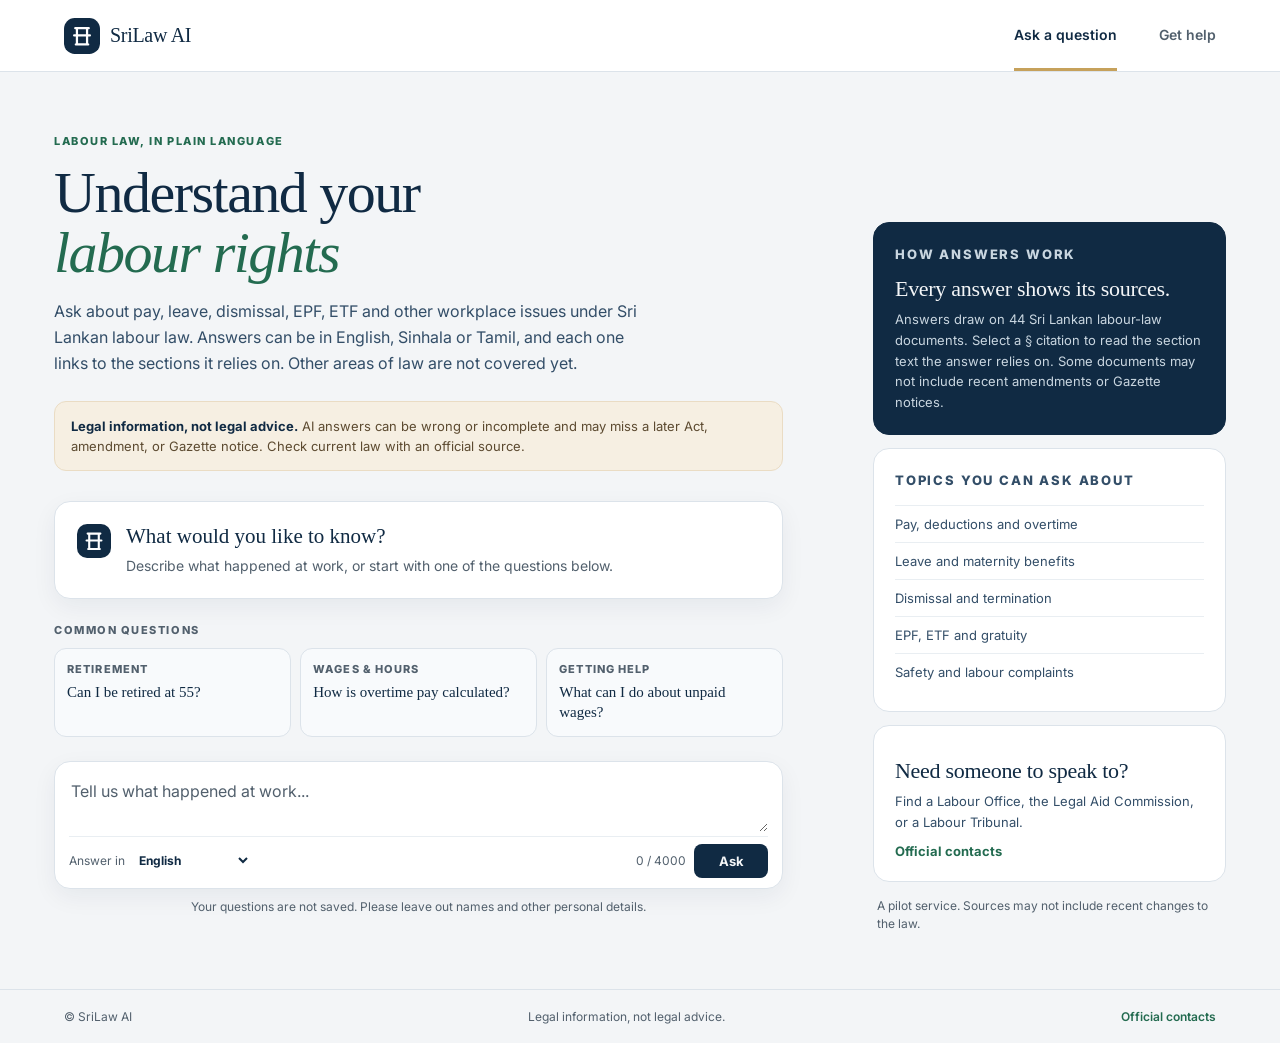
<file: frontend/index.html>
<!doctype html>
<html lang="en" data-api-base="https://nithi-sahaya.onrender.com">
<head>
  <meta charset="utf-8">
  <meta name="viewport" content="width=device-width, initial-scale=1">
  <title>SriLaw AI · Sri Lankan labour law in plain language</title>
  <meta name="description" content="Ask questions about Sri Lankan labour law in English, Sinhala or Tamil. Answers cite the sections of the Acts they rely on. Legal information, not legal advice.">
  <meta name="theme-color" content="#102A43">
  <meta property="og:type" content="website">
  <meta property="og:site_name" content="SriLaw AI">
  <meta property="og:title" content="SriLaw AI · Sri Lankan labour law in plain language">
  <meta property="og:description" content="Ask about pay, leave, dismissal, EPF, ETF and gratuity. Answers cite the sections they rely on.">
  <meta property="og:locale" content="en_LK">
  <meta name="twitter:card" content="summary">
  <meta name="twitter:title" content="SriLaw AI · Sri Lankan labour law in plain language">
  <meta name="twitter:description" content="Ask about pay, leave, dismissal, EPF, ETF and gratuity. Answers cite the sections they rely on.">
  <link rel="icon" href="favicon.svg" type="image/svg+xml">
  <link rel="apple-touch-icon" href="apple-touch-icon.png">
  <link rel="preconnect" href="https://fonts.googleapis.com">
  <link rel="preconnect" href="https://fonts.gstatic.com" crossorigin>
  <link href="https://fonts.googleapis.com/css2?family=Inter:wght@400;600;700;800&family=Noto+Sans+Sinhala:wght@400;700&family=Noto+Sans+Tamil:wght@400;700&display=swap" rel="stylesheet">
  <link rel="stylesheet" href="styles.css">
  <script src="app.js" defer></script>
</head>
<body>
  <a class="skip-link" href="#question">Skip to the question box</a>
  <header class="topbar">
    <a class="brand" href="index.html">
      <img src="favicon.svg" alt="" width="36" height="36">
      <strong>SriLaw AI</strong>
    </a>
    <nav aria-label="Main navigation">
      <a class="nav-link" href="index.html" aria-current="page">Ask a question</a>
      <a class="nav-link" href="contacts.html">Get help</a>
    </nav>
  </header>

  <main class="layout">
    <section class="conversation" aria-labelledby="page-title">
      <p class="eyebrow">Labour law, in plain language</p>
      <h1 id="page-title" class="page-title">Understand your<br><em>labour rights</em></h1>
      <p class="lead">Ask about pay, leave, dismissal, EPF, ETF and other workplace issues under Sri Lankan labour law. Answers can be in English, Sinhala or Tamil, and each one links to the sections it relies on. Other areas of law are not covered yet.</p>

      <div class="notice" role="note">
        <p><strong>Legal information, not legal advice.</strong> AI answers can be wrong or incomplete and may miss a later Act, amendment, or Gazette notice. Check current law with an official source.</p>
      </div>

      <div id="messages" class="messages" aria-live="polite" aria-label="Conversation">
        <article class="welcome-card">
          <img class="assistant-avatar" src="favicon.svg" alt="" width="34" height="34">
          <div>
            <h2>What would you like to know?</h2>
            <p>Describe what happened at work, or start with one of the questions below.</p>
          </div>
        </article>
      </div>

      <div class="starter-area" id="starter-area">
        <p class="section-label" id="starter-label">Common questions</p>
        <div class="starter-grid" role="group" aria-labelledby="starter-label">
          <button class="starter-card" type="button" data-question="My employer wants to retire me at 55. What can I do?">
            <small>RETIREMENT</small><strong>Can I be retired at 55?</strong>
          </button>
          <button class="starter-card" type="button" data-question="How is overtime pay calculated under Sri Lankan labour law?">
            <small>WAGES &amp; HOURS</small><strong>How is overtime pay calculated?</strong>
          </button>
          <button class="starter-card" type="button" data-question="How do I complain about unpaid wages?">
            <small>GETTING HELP</small><strong>What can I do about unpaid wages?</strong>
          </button>
        </div>
      </div>

      <form id="ask-form" class="composer" novalidate>
        <label class="sr-only" for="question">Your labour-law question</label>
        <textarea id="question" name="question" rows="2" minlength="2" maxlength="4000" placeholder="Tell us what happened at work..." required aria-describedby="form-error"></textarea>
        <div class="composer-bottom">
          <div class="language-control">
            <label for="language">Answer in</label>
            <select id="language" name="language">
              <option value="English">English</option>
              <option value="Sinhala">සිංහල (Sinhala)</option>
              <option value="Tamil">தமிழ் (Tamil)</option>
            </select>
          </div>
          <div class="composer-actions">
            <span id="char-count" class="char-count" aria-hidden="true">0 / 4000</span>
            <button id="send-button" class="send-button" type="submit">Ask</button>
          </div>
        </div>
      </form>
      <p id="form-error" class="form-error" role="alert" hidden></p>
      <p class="privacy-note">Your questions are not saved. Please leave out names and other personal details.</p>
    </section>

    <aside class="side-panel" aria-label="About this service">
      <section class="panel-card panel-dark">
        <p class="eyebrow">How answers work</p>
        <h2>Every answer shows its sources.</h2>
        <p>Answers draw on 44 Sri Lankan labour-law documents. Select a § citation to read the section text the answer relies on. Some documents may not include recent amendments or Gazette notices.</p>
      </section>
      <section class="panel-card">
        <p class="section-label">Topics you can ask about</p>
        <ul class="topic-list">
          <li>Pay, deductions and overtime</li>
          <li>Leave and maternity benefits</li>
          <li>Dismissal and termination</li>
          <li>EPF, ETF and gratuity</li>
          <li>Safety and labour complaints</li>
        </ul>
      </section>
      <section class="panel-card">
        <h2>Need someone to speak to?</h2>
        <p>Find a Labour Office, the Legal Aid Commission, or a Labour Tribunal.</p>
        <a href="contacts.html">Official contacts</a>
      </section>
      <p class="version-note">A pilot service. Sources may not include recent changes to the law.</p>
    </aside>
  </main>

  <footer><span>© SriLaw AI</span><span>Legal information, not legal advice.</span><a href="contacts.html">Official contacts</a></footer>
</body>
</html>
</file>
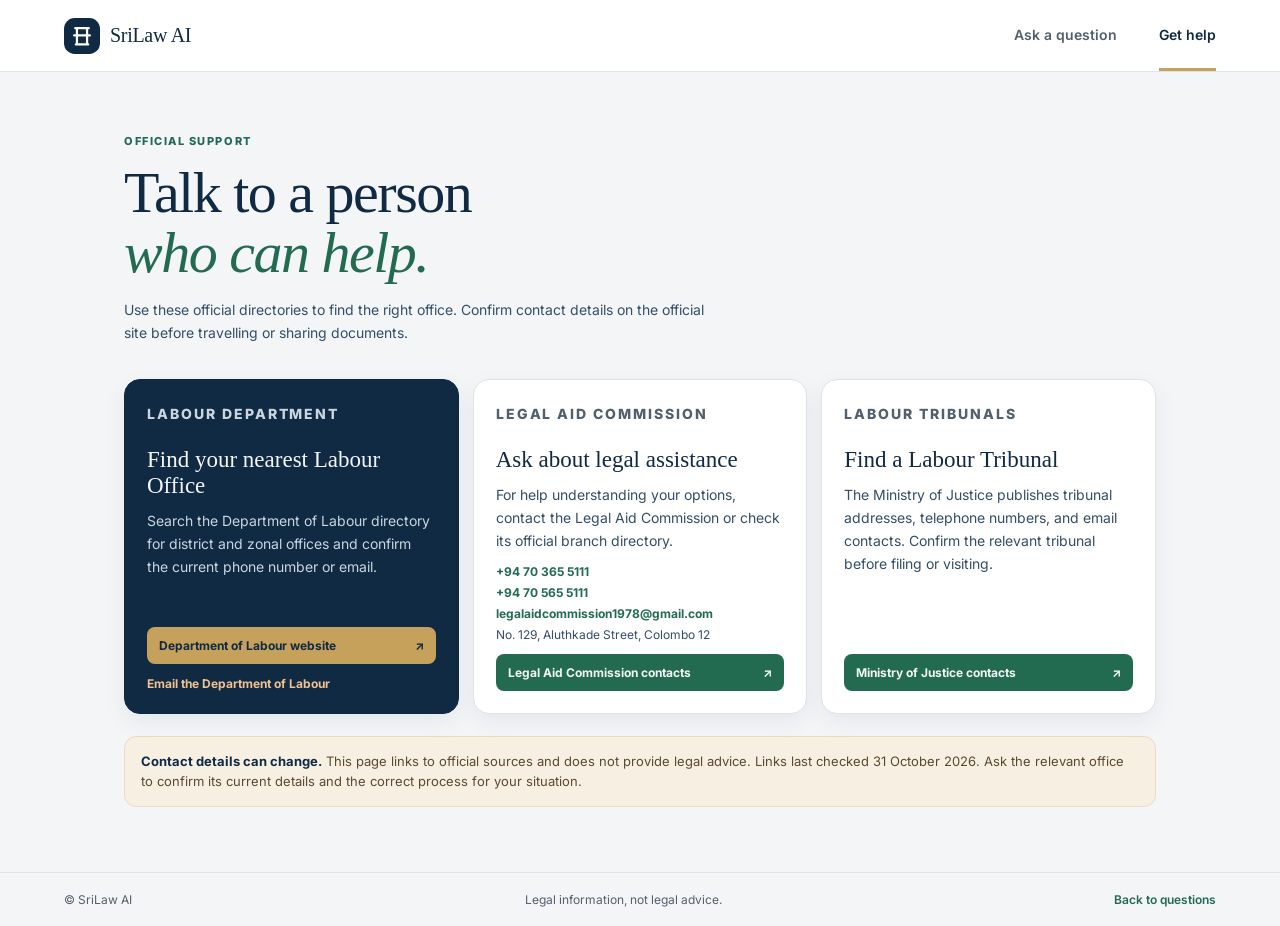
<file: frontend/contacts.html>
<!doctype html>
<html lang="en">
<head>
  <meta charset="utf-8">
  <meta name="viewport" content="width=device-width, initial-scale=1">
  <title>Get help · SriLaw AI</title>
  <meta name="description" content="Official contacts for Sri Lankan labour matters: Department of Labour offices, the Legal Aid Commission, and Labour Tribunals.">
  <meta name="theme-color" content="#102A43">
  <meta property="og:type" content="website">
  <meta property="og:site_name" content="SriLaw AI">
  <meta property="og:title" content="Get help · SriLaw AI">
  <meta property="og:description" content="Official contacts for Sri Lankan labour matters: Labour Offices, Legal Aid, and Labour Tribunals.">
  <meta property="og:locale" content="en_LK">
  <meta name="twitter:card" content="summary">
  <link rel="icon" href="favicon.svg" type="image/svg+xml">
  <link rel="apple-touch-icon" href="apple-touch-icon.png">
  <link rel="preconnect" href="https://fonts.googleapis.com">
  <link rel="preconnect" href="https://fonts.gstatic.com" crossorigin>
  <link href="https://fonts.googleapis.com/css2?family=Inter:wght@400;600;700;800&display=swap" rel="stylesheet">
  <link rel="stylesheet" href="styles.css">
</head>
<body>
  <a class="skip-link" href="#main">Skip to content</a>
  <header class="topbar">
    <a class="brand" href="index.html"><img src="favicon.svg" alt="" width="36" height="36"><strong>SriLaw AI</strong></a>
    <nav aria-label="Main navigation"><a class="nav-link" href="index.html">Ask a question</a><a class="nav-link" href="contacts.html" aria-current="page">Get help</a></nav>
  </header>

  <main id="main" class="contacts-layout">
    <div class="contacts-heading">
      <p class="eyebrow">Official support</p>
      <h1 class="page-title">Talk to a person<br><em>who can help.</em></h1>
      <p class="lead">Use these official directories to find the right office. Confirm contact details on the official site before travelling or sharing documents.</p>
    </div>

    <div class="contact-grid">
      <article class="contact-card panel-dark">
        <p class="section-label">Labour Department</p>
        <h2>Find your nearest Labour Office</h2>
        <p>Search the Department of Labour directory for district and zonal offices and confirm the current phone number or email.</p>
        <a class="primary-link" href="https://labourdept.gov.lk/" target="_blank" rel="noopener noreferrer">Department of Labour website <span aria-hidden="true">↗</span><span class="sr-only">(opens in a new tab)</span></a>
        <a class="secondary-link" href="mailto:contacts@labourdept.gov.lk">Email the Department of Labour</a>
      </article>

      <article class="contact-card">
        <p class="section-label">Legal Aid Commission</p>
        <h2>Ask about legal assistance</h2>
        <p>For help understanding your options, contact the Legal Aid Commission or check its official branch directory.</p>
        <address class="contact-details"><a href="tel:+94703655111">+94 70 365 5111</a><a href="tel:+94705655111">+94 70 565 5111</a><a href="mailto:legalaidcommission1978@gmail.com">legalaidcommission1978@gmail.com</a><span>No. 129, Aluthkade Street, Colombo 12</span></address>
        <a class="primary-link" href="https://legalaid.gov.lk/index.php/contact-us" target="_blank" rel="noopener noreferrer">Legal Aid Commission contacts <span aria-hidden="true">↗</span><span class="sr-only">(opens in a new tab)</span></a>
      </article>

      <article class="contact-card">
        <p class="section-label">Labour Tribunals</p>
        <h2>Find a Labour Tribunal</h2>
        <p>The Ministry of Justice publishes tribunal addresses, telephone numbers, and email contacts. Confirm the relevant tribunal before filing or visiting.</p>
        <a class="primary-link" href="https://moj.gov.lk/index.php/en/contact-us/contact-information" target="_blank" rel="noopener noreferrer">Ministry of Justice contacts <span aria-hidden="true">↗</span><span class="sr-only">(opens in a new tab)</span></a>
      </article>
    </div>

    <div class="notice" role="note">
      <p><strong>Contact details can change.</strong> This page links to official sources and does not provide legal advice. Links last checked 31 October 2026. Ask the relevant office to confirm its current details and the correct process for your situation.</p>
    </div>
  </main>

  <footer><span>© SriLaw AI</span><span>Legal information, not legal advice.</span><a href="index.html">Back to questions</a></footer>
</body>
</html>
</file>
<file: frontend/styles.css>
:root {
  color-scheme: light;

  /* Colour. Text tokens meet WCAG AA (4.5:1) on --surface and --paper. */
  --ink: #102A43;
  --ink-hover: #183B56;
  --ink-soft: #334E68;
  --muted: #52606D;
  --paper: #F3F5F7;
  --surface: #FFFFFF;
  --surface-alt: #F8FAFC;
  --line: #DCE3EA;
  --line-soft: #E9EEF2;
  --accent: #236B50;
  --accent-pale: #EAF2ED;
  --accent-line: #B8CEC0;
  --gold: #C6A15B;
  --focus: #9A6B12;
  --notice-bg: #F6EFE2;
  --notice-line: #EADCC4;
  --notice-ink: #5C4A30;
  --on-dark: #F3F5F7;
  --on-dark-muted: #C9D6E0;
  --on-dark-link: #F2C18E;

  /* Shape and depth */
  --radius-sm: 8px;
  --radius-md: 12px;
  --radius-lg: 16px;
  --radius-pill: 999px;
  --shadow: 0 8px 24px rgba(16, 42, 67, .06);

  /* Spacing */
  --space-1: 4px;
  --space-2: 8px;
  --space-3: 12px;
  --space-4: 16px;
  --space-5: 24px;
  --space-6: 32px;
  --space-7: 48px;
  --gutter: clamp(16px, 5vw, 76px);

  /* Type */
  --font-body: Inter, "Noto Sans Sinhala", "Noto Sans Tamil", "Nirmala UI", system-ui, -apple-system, "Segoe UI", sans-serif;
  --font-display: Georgia, "Times New Roman", serif;
  --text-xs: 12px;
  --text-sm: 13px;
  --text-md: 15px;
  --text-lg: 16px;

  font-family: var(--font-body);
}

* { box-sizing: border-box; }
html { min-width: 320px; background: var(--paper); scroll-behavior: smooth; }
body { margin: 0; min-height: 100vh; display: flex; flex-direction: column; color: var(--ink); background: var(--paper); }
button, textarea, select { font: inherit; }
a { color: inherit; }
:focus-visible { outline: 3px solid var(--focus); outline-offset: 3px; }
.sr-only { position: absolute; width: 1px; height: 1px; padding: 0; margin: -1px; overflow: hidden; clip: rect(0, 0, 0, 0); white-space: nowrap; border: 0; }
.skip-link { position: absolute; left: var(--space-4); top: -60px; z-index: 10; padding: var(--space-2) var(--space-3); border-radius: var(--radius-sm); background: var(--ink); color: var(--on-dark); font-weight: 700; text-decoration: none; }
.skip-link:focus { top: var(--space-3); }

/* Header and footer */
.topbar { min-height: 72px; padding: 0 var(--gutter); display: flex; align-items: center; justify-content: space-between; gap: var(--space-4); background: var(--surface); border-bottom: 1px solid var(--line); }
.brand { display: inline-flex; align-items: center; gap: 10px; text-decoration: none; }
.brand img { display: block; width: 36px; height: 36px; }
.brand strong { font: 400 20px var(--font-display); letter-spacing: -.3px; }
.topbar nav { display: flex; gap: clamp(16px, 3.3vw, 46px); align-self: stretch; }
.nav-link { display: flex; align-items: center; color: var(--muted); font-size: 14px; font-weight: 600; text-decoration: none; border-bottom: 3px solid transparent; }
.nav-link:hover, .nav-link[aria-current="page"] { color: var(--ink); }
.nav-link[aria-current="page"] { border-color: var(--gold); }
footer { margin-top: auto; display: flex; flex-wrap: wrap; gap: var(--space-2) var(--space-5); align-items: center; justify-content: space-between; padding: 19px var(--gutter); border-top: 1px solid var(--line); color: var(--muted); font-size: var(--text-xs); }
footer a { color: var(--accent); text-decoration: none; font-weight: 600; }
footer a:hover { text-decoration: underline; }

/* Shared text styles */
.eyebrow, .section-label { margin: 0; color: var(--accent); font-size: 11px; font-weight: 800; letter-spacing: .14em; text-transform: uppercase; }
.page-title { margin: 15px 0 14px; color: var(--ink); font: 400 clamp(38px, 5vw, 58px)/1.04 var(--font-display); letter-spacing: -1.5px; }
.page-title em { color: var(--accent); }
.lead { margin: 0; max-width: 600px; color: var(--ink-soft); font-size: var(--text-lg); line-height: 1.65; }
.notice { display: flex; gap: var(--space-3); align-items: flex-start; padding: 14px var(--space-4); background: var(--notice-bg); border: 1px solid var(--notice-line); border-radius: var(--radius-md); color: var(--notice-ink); font-size: var(--text-sm); line-height: 1.55; }
.notice p { margin: 0; }
.notice strong { color: var(--ink); }

/* Ask page */
.layout { width: 100%; max-width: 1240px; margin: 0 auto; padding: 62px 34px 54px; display: grid; grid-template-columns: minmax(0, 1.55fr) minmax(270px, .75fr); gap: clamp(34px, 7vw, 94px); }
.conversation { min-width: 0; }
.conversation > .notice { margin: var(--space-5) 0 30px; }
.messages { display: grid; gap: 20px; }
.welcome-card, .assistant-message, .user-message { background: var(--surface); border: 1px solid var(--line); border-radius: var(--radius-lg); box-shadow: var(--shadow); }
.welcome-card { display: flex; align-items: flex-start; gap: 15px; padding: 22px; }
.welcome-card h2 { margin: 0 0 6px; font: 400 21px var(--font-display); }
.welcome-card p { margin: 0; color: var(--muted); font-size: 14px; line-height: 1.5; }
.assistant-avatar { display: block; width: 34px; height: 34px; flex: 0 0 34px; }
.starter-area { margin: var(--space-5) 0; }
.starter-area .section-label { margin-bottom: 11px; color: var(--muted); }
.starter-grid { display: grid; grid-template-columns: repeat(3, minmax(0, 1fr)); gap: 9px; }
.starter-card { min-height: 84px; padding: 13px var(--space-3); display: flex; flex-direction: column; align-items: flex-start; gap: 6px; text-align: left; color: var(--ink); background: var(--surface-alt); border: 1px solid var(--line); border-radius: var(--radius-md); cursor: pointer; transition: border-color .16s ease, background .16s ease; }
.starter-card:hover { background: var(--surface); border-color: var(--ink-soft); }
.starter-card small { color: var(--muted); font-size: 11px; font-weight: 800; letter-spacing: .1em; }
.starter-card strong { font: 400 15px/1.35 var(--font-display); }

.composer { margin-top: 20px; padding: var(--space-3) 14px 10px; background: var(--surface); border: 1px solid var(--line); border-radius: var(--radius-lg); box-shadow: var(--shadow); }
.composer:focus-within { border-color: var(--focus); box-shadow: 0 0 0 3px rgba(154, 107, 18, .18); }
.composer textarea { width: 100%; min-height: 58px; max-height: 180px; resize: vertical; padding: 5px 2px; border: 0; outline: 0; background: transparent; color: var(--ink); font-size: var(--text-lg); line-height: 1.5; }
.composer textarea::placeholder { color: var(--muted); }
.composer-bottom { display: flex; align-items: center; justify-content: space-between; gap: var(--space-3); padding-top: 7px; border-top: 1px solid var(--line-soft); }
.language-control, .composer-actions { display: flex; align-items: center; gap: var(--space-2); }
.language-control label, .char-count { color: var(--muted); font-size: var(--text-xs); white-space: nowrap; }
.language-control select { max-width: 125px; padding: var(--space-1) 2px; color: var(--ink); background: transparent; border: 0; border-radius: var(--radius-sm); font-size: var(--text-xs); font-weight: 700; }
.send-button { min-width: 74px; padding: 9px 14px; color: var(--on-dark); background: var(--ink); border: 0; border-radius: var(--radius-sm); font-size: var(--text-sm); font-weight: 700; cursor: pointer; }
.send-button:hover { background: var(--ink-hover); }
.send-button:disabled { opacity: .6; cursor: wait; }
.form-error { margin: var(--space-2) 2px 0; color: #9B2C2C; font-size: var(--text-xs); font-weight: 600; }
.privacy-note { margin: 10px 0 0; color: var(--muted); font-size: var(--text-xs); text-align: center; }

.side-panel { padding-top: 88px; display: grid; gap: 13px; align-content: start; }
.panel-card { padding: 21px; background: var(--surface); border: 1px solid var(--line); border-radius: var(--radius-lg); }
.panel-card h2 { margin: 11px 0 var(--space-2); font: 400 22px/1.15 var(--font-display); letter-spacing: -.3px; }
.panel-card p { margin: 0; color: var(--ink-soft); font-size: var(--text-sm); line-height: 1.6; }
.panel-card a { display: inline-block; margin-top: 10px; color: var(--accent); font-size: var(--text-sm); font-weight: 700; text-decoration: none; }
.panel-card a:hover { text-decoration: underline; }
.panel-dark { background: var(--ink); border-color: var(--ink); color: var(--on-dark); }
.panel-dark .eyebrow { color: var(--on-dark-muted); }
.panel-dark p { color: var(--on-dark-muted); }
.topic-list { list-style: none; margin: 14px 0 0; padding: 0; }
.topic-list li { padding: 10px 0; border-top: 1px solid var(--line-soft); color: var(--ink-soft); font-size: var(--text-sm); }
.version-note { margin: 2px 4px; color: var(--muted); font-size: var(--text-xs); line-height: 1.5; }

/* Conversation messages */
.user-message { justify-self: end; max-width: 85%; padding: var(--space-3) var(--space-4); color: var(--on-dark); background: var(--accent); border-color: var(--accent); font-size: var(--text-md); line-height: 1.55; white-space: pre-wrap; overflow-wrap: anywhere; }
.assistant-message { padding: 18px; }
.assistant-message, .user-message { animation: message-in .25s ease-out both; }
@keyframes message-in { from { opacity: 0; transform: translateY(8px); } }
.assistant-header { display: flex; align-items: center; gap: 10px; margin-bottom: 13px; }
.assistant-header strong { font: 400 17px var(--font-display); }
.assistant-header small { display: block; margin-top: var(--space-1); color: var(--muted); font-size: var(--text-xs); }
.assistant-answer { color: var(--ink-soft); font-size: var(--text-md); line-height: 1.75; white-space: pre-wrap; overflow-wrap: anywhere; }
.answer-heading { color: var(--ink); font-weight: 800; }
.citation-link { display: inline; padding: 1px 5px; color: var(--accent); background: var(--accent-pale); border: 1px solid var(--accent-line); border-radius: 5px; font-size: var(--text-xs); font-weight: 800; text-decoration: none; vertical-align: 1px; cursor: pointer; }
.citation-link:hover { border-color: var(--accent); }
.answer-meta { display: flex; flex-wrap: wrap; align-items: center; justify-content: space-between; gap: 10px; margin-top: 15px; padding-top: var(--space-3); border-top: 1px solid var(--line-soft); }
.answer-actions { display: flex; gap: var(--space-2); margin-left: auto; }
.source-toggle, .retry-button { padding: 7px 10px; color: var(--accent); background: var(--surface-alt); border: 1px solid var(--line); border-radius: var(--radius-sm); font-size: var(--text-xs); font-weight: 700; cursor: pointer; }
.source-toggle:hover, .retry-button:hover { background: var(--accent-pale); }
.retry-button { color: var(--notice-ink); background: var(--notice-bg); border-color: var(--notice-line); }
.refusal-label { color: var(--notice-ink); font-size: var(--text-xs); font-weight: 700; }
.loading-state { display: flex; align-items: center; gap: 10px; width: fit-content; max-width: calc(100% - 44px); margin: var(--space-2) 0 2px 44px; padding: 11px 13px; color: var(--ink-soft); background: var(--surface-alt); border: 1px solid var(--line); border-radius: var(--radius-md); font-size: var(--text-sm); }
.loading-spinner { width: 15px; height: 15px; flex: 0 0 15px; border: 2px solid var(--line); border-top-color: var(--accent); border-radius: 50%; animation: spin .8s linear infinite; }
@keyframes spin { to { transform: rotate(360deg); } }
.source-panel { display: none; margin-top: 14px; padding-top: 13px; border-top: 1px solid var(--line); }
.source-panel.open { display: block; }
.source-panel h3 { margin: 0 0 9px; color: var(--ink); font: 400 15px var(--font-display); }
.source-card { margin-top: var(--space-2); padding: 11px var(--space-3); background: var(--surface-alt); border: 1px solid var(--line); border-radius: var(--radius-sm); scroll-margin: 18px; }
.source-card.highlight { border-color: var(--accent); box-shadow: 0 0 0 3px var(--accent-pale); }
.source-card h4 { margin: 0; color: var(--ink); font-size: var(--text-sm); }
.source-card summary { position: relative; padding-right: 22px; list-style: none; cursor: pointer; }
.source-card summary::-webkit-details-marker { display: none; }
.source-card summary::after { content: ""; position: absolute; top: 4px; right: 2px; width: 7px; height: 7px; border-right: 2px solid var(--muted); border-bottom: 2px solid var(--muted); transform: rotate(45deg); transition: transform 0.15s ease; }
.source-card[open] summary::after { top: 7px; transform: rotate(-135deg); }
.source-card summary:focus-visible { outline: 2px solid var(--accent); outline-offset: 4px; border-radius: 2px; }
.source-subtitle { margin: var(--space-1) 0 0; color: var(--muted); font-size: var(--text-xs); }
.source-card[open] .source-subtitle { margin-bottom: var(--space-2); }
.source-card blockquote { margin: 0; padding-left: 10px; border-left: 2px solid var(--accent-line); color: var(--ink-soft); font-size: var(--text-xs); line-height: 1.55; white-space: pre-wrap; }
.web-source-link { display: block; width: fit-content; margin: 7px 0; color: var(--ink); font-size: var(--text-xs); font-weight: 700; text-decoration: underline; text-decoration-color: var(--gold); text-underline-offset: 3px; }

/* Contacts page */
.contacts-layout { width: 100%; max-width: 1100px; margin: 0 auto; padding: 62px 34px 65px; }
.contacts-heading { max-width: 620px; }
.contacts-heading .lead { font-size: 14px; line-height: 1.7; }
.contact-grid { display: grid; grid-template-columns: repeat(3, minmax(0, 1fr)); gap: 14px; margin-top: 34px; }
.contact-card { display: flex; flex-direction: column; padding: 22px; background: var(--surface); border: 1px solid var(--line); border-radius: var(--radius-lg); box-shadow: var(--shadow); }
.contact-card h2 { margin: 10px 0; font: 400 23px/1.12 var(--font-display); }
.contact-card p { margin: 0 0 var(--space-3); color: var(--ink-soft); font-size: 14px; line-height: 1.65; }
.contact-card .section-label { color: var(--muted); }
.contact-card.panel-dark { background: var(--ink); border-color: var(--ink); color: var(--on-dark); }
.contact-card.panel-dark p { color: var(--on-dark-muted); }
.contact-card.panel-dark .section-label { color: var(--on-dark-muted); }
.contact-details { display: grid; gap: 6px; margin: 0 0 var(--space-3); color: var(--ink-soft); font-size: var(--text-xs); font-style: normal; }
.contact-details a { color: var(--accent); font-weight: 700; text-decoration: none; }
.primary-link { display: flex; justify-content: space-between; align-items: center; gap: 10px; margin-top: auto; padding: 11px var(--space-3); color: var(--on-dark); background: var(--accent); border-radius: var(--radius-sm); font-size: var(--text-xs); font-weight: 700; text-decoration: none; }
.primary-link:hover { background: #1C5A43; }
.panel-dark .primary-link { color: var(--ink); background: var(--gold); }
.panel-dark .primary-link:hover { background: #D2B171; }
.secondary-link { display: inline-block; margin-top: var(--space-3); color: var(--accent); font-size: var(--text-xs); font-weight: 700; text-decoration: none; }
.panel-dark .secondary-link { color: var(--on-dark-link); }
.contacts-layout > .notice { margin-top: 22px; }

/* Not-found page */
.simple-page { width: 100%; max-width: 720px; margin: 0 auto; padding: 80px 34px; }
.simple-page .primary-link { display: inline-flex; margin-top: var(--space-5); }

@media (max-width: 900px) {
  .layout { grid-template-columns: minmax(0, 1fr); max-width: 720px; padding-top: 45px; }
  .side-panel { padding-top: 0; grid-template-columns: 1fr 1fr; }
  .side-panel .panel-dark, .version-note { grid-column: 1 / -1; }
  .contact-grid { grid-template-columns: 1fr 1fr; }
  .contact-card:last-child { grid-column: 1 / -1; }
}
@media (max-width: 600px) {
  .topbar { min-height: 64px; }
  .brand img { width: 32px; height: 32px; }
  .brand strong { font-size: 18px; }
  .topbar nav { gap: var(--space-3); }
  .nav-link { font-size: var(--text-xs); }
  .layout, .contacts-layout, .simple-page { padding: 38px var(--space-4) 40px; }
  .page-title { font-size: clamp(36px, 11vw, 46px); }
  .starter-grid, .side-panel, .contact-grid { grid-template-columns: 1fr; }
  .starter-card { min-height: 0; }
  .char-count { display: none; }
  .contact-card:last-child { grid-column: auto; }
  .assistant-message { padding: 14px; }
  .loading-state { margin-left: 0; max-width: 100%; }
  footer { justify-content: center; text-align: center; }
}
@media (prefers-reduced-motion: reduce) {
  html { scroll-behavior: auto; }
  *, *::before, *::after { animation-duration: .01ms !important; animation-iteration-count: 1 !important; transition-duration: .01ms !important; }
}
</file>
